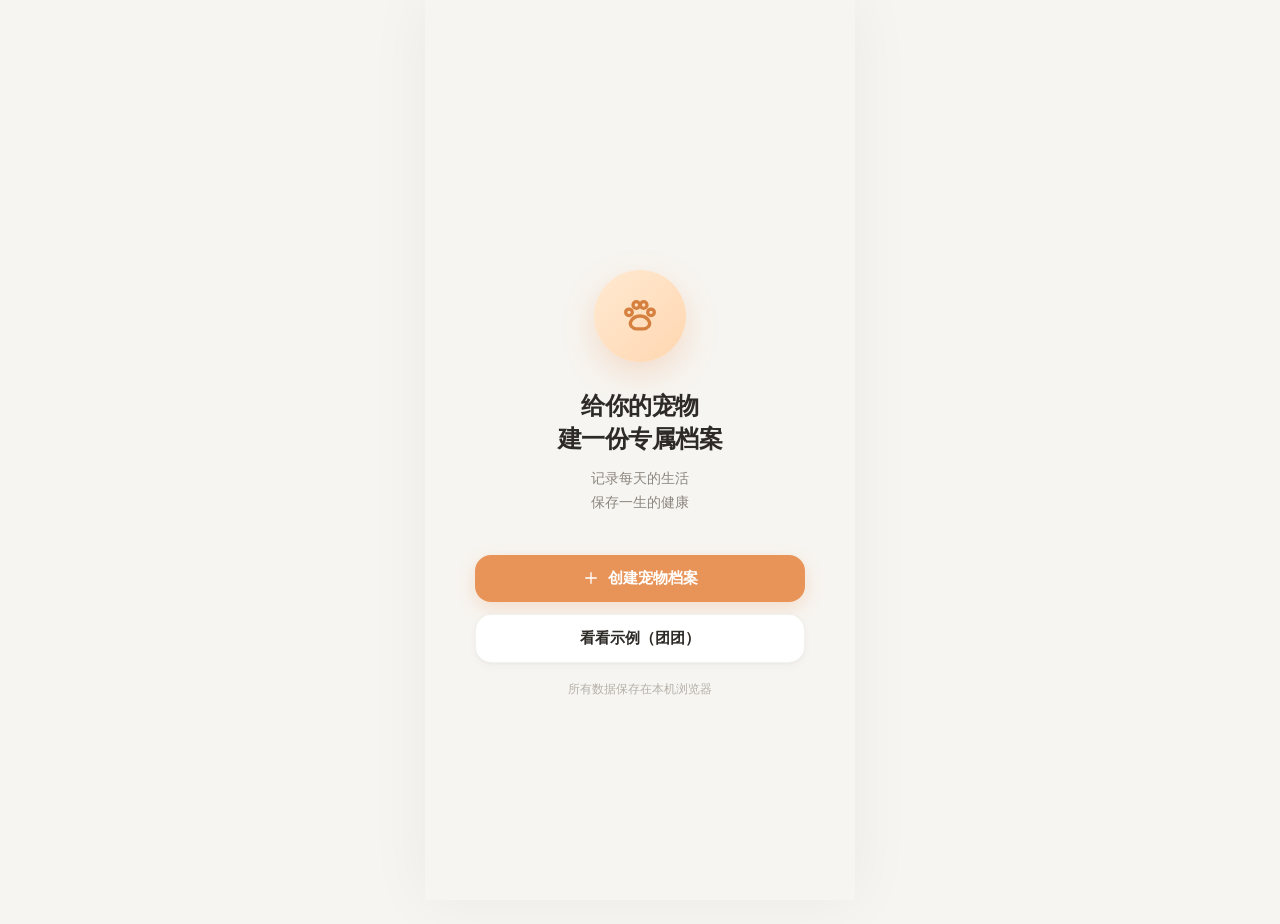
<file: index.html>
<!DOCTYPE html>
<html lang="zh-CN">
<head>
<meta charset="UTF-8">
<meta name="viewport" content="width=device-width,initial-scale=1,maximum-scale=1,user-scalable=no,viewport-fit=cover">
<meta name="theme-color" content="#F7F5F1">
<meta name="apple-mobile-web-app-capable" content="yes">
<title>宠物健康档案</title>
<link rel="stylesheet" href="style.css">
</head>
<body>
<div class="phone">
  <div class="app">
    <main id="view" class="view"></main>
    <button class="fab" id="fab" aria-label="记录一下">
      <span class="fab-plus">＋</span>
    </button>
    <nav class="tabbar" id="tabbar"></nav>
  </div>
</div>
<div class="modal-layer" id="modalLayer"></div>
<div class="toast" id="toast"></div>
<script src="app.js"></script>
</body>
</html>
</file>
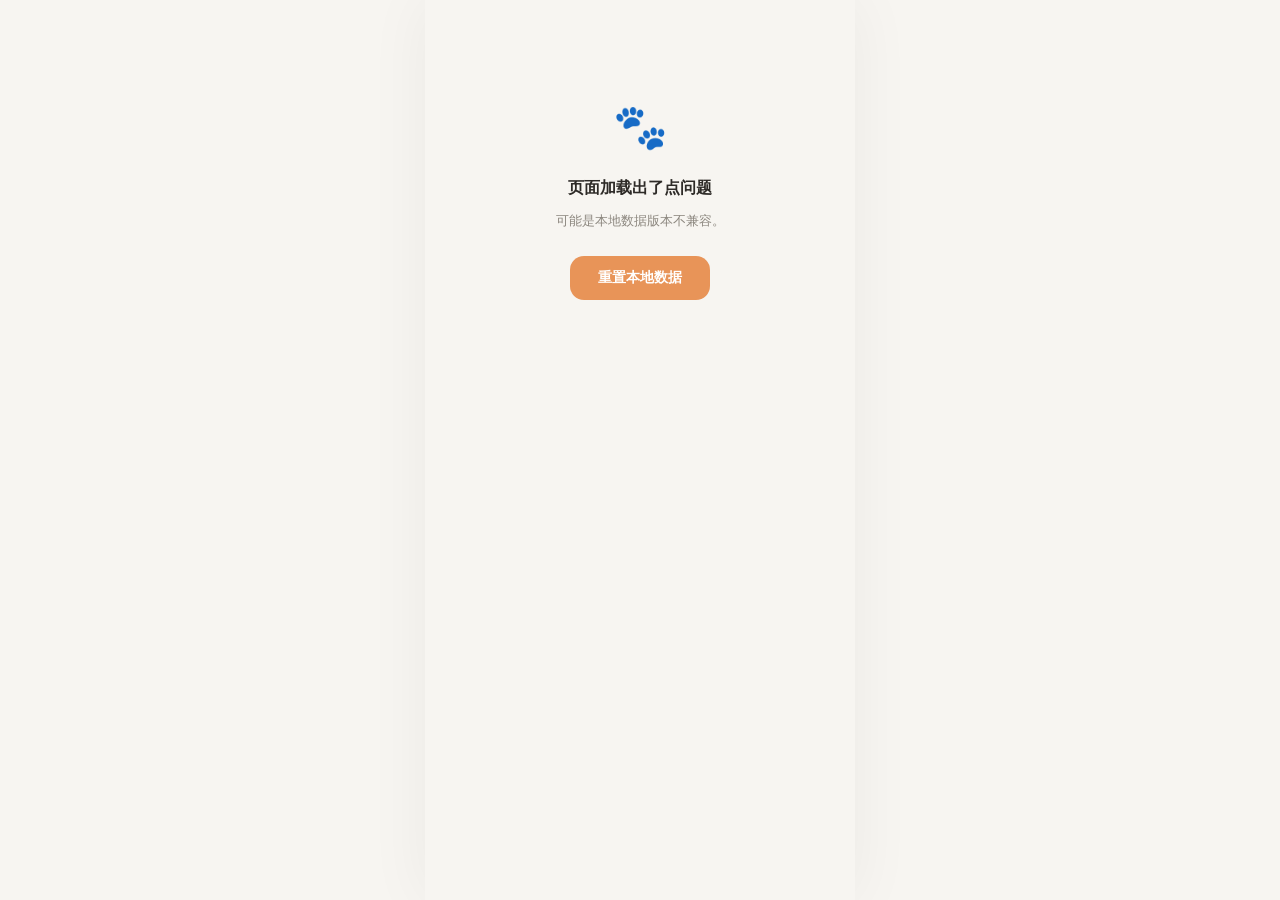
<file: deepseek_html_20261008_a9678e.html>
<!DOCTYPE html>
<html lang="zh-CN">
<head>
<meta charset="UTF-8">
<meta name="viewport" content="width=device-width,initial-scale=1,maximum-scale=1,user-scalable=no,viewport-fit=cover">
<meta name="theme-color" content="#F5F3EF">
<title>宠物个人档案</title>
<link rel="stylesheet" href="style.css">
</head>
<body>

<div class="app">
  <main id="view" class="view"></main>
  <nav id="tabbar" class="tabbar"></nav>
</div>
<div id="modalLayer" class="modal-layer"></div>

<script src="app.js"></script>
</body>
</html>
</file>
<file: style.css>
/* ============ 基础 ============ */
* { box-sizing: border-box; margin: 0; padding: 0; -webkit-tap-highlight-color: transparent; }
:root {
  --bg: #F7F5F1;
  --card: #FFFFFF;
  --text: #2D2A27;
  --sub: #8C877F;
  --sub-light: #B5B0A8;
  --line: #ECE8E1;
  --accent: #E89458;
  --accent-dark: #D6803F;
  --accent-soft: #FDF0E3;
  --green: #6FA56F;
  --green-soft: #EAF2E7;
  --radius: 22px;
  --radius-sm: 16px;
  --shadow: 0 1px 2px rgba(45,42,39,.03), 0 6px 20px rgba(45,42,39,.04);
  --shadow-sm: 0 1px 2px rgba(45,42,39,.03), 0 3px 10px rgba(45,42,39,.03);
}
html, body { height: 100%; }
body {
  font-family: -apple-system, BlinkMacSystemFont, "SF Pro Display", "PingFang SC", "Hiragino Sans GB", "Microsoft YaHei", sans-serif;
  background: var(--bg);
  color: var(--text);
  font-size: 15px;
  line-height: 1.5;
  -webkit-font-smoothing: antialiased;
  overscroll-behavior-y: none;
  display: flex;
  justify-content: center;
}
.phone { width: 100%; max-width: 430px; min-height: 100vh; display: flex; justify-content: center; }
.app {
  width: 100%;
  max-width: 430px;
  min-height: 100vh;
  background: var(--bg);
  position: relative;
  padding-bottom: calc(140px + env(safe-area-inset-bottom));
  box-shadow: 0 0 60px rgba(0,0,0,.05);
}
.view {
  padding: calc(24px + env(safe-area-inset-top)) 20px 0;
  animation: pageIn .26s cubic-bezier(.32,.72,0,1);
}
@keyframes pageIn { from { opacity: .4; transform: translateY(5px); } to { opacity: 1; transform: translateY(0); } }

/* ============ 通用 ============ */
.card {
  background: var(--card);
  border-radius: var(--radius);
  padding: 20px;
  margin-bottom: 14px;
  box-shadow: var(--shadow-sm);
  border: 1px solid rgba(236,232,225,.6);
}
.section { margin-bottom: 22px; }
.section-head { display: flex; align-items: center; justify-content: space-between; margin: 0 2px 10px; }
.section-head h2 { font-size: 15px; font-weight: 800; letter-spacing: -.2px; }
.section-more {
  border: 0; background: none;
  color: var(--sub); font-size: 12.5px;
  cursor: pointer; font-family: inherit;
  display: flex; align-items: center; gap: 3px;
  font-weight: 500; padding: 4px 6px; border-radius: 8px;
}
.section-more:active { background: var(--accent-soft); color: var(--accent-dark); }
.empty-mini { font-size: 13px; color: var(--sub-light); padding: 12px 0; text-align: center; }

/* ============ 图标系统 ============ */
.ic { display: block; }
.ic-wrap {
  width: 42px; height: 42px; border-radius: 14px;
  display: flex; align-items: center; justify-content: center;
  flex-shrink: 0;
}
.ic-wrap.sm { width: 36px; height: 36px; border-radius: 12px; }
.ic-wrap.lg { width: 48px; height: 48px; border-radius: 16px; }

/* ============ 问候 ============ */
.greet { margin-bottom: 18px; }
.greet-sub { font-size: 13px; color: var(--sub); display: flex; align-items: center; gap: 6px; }
.greet-title { font-size: 23px; font-weight: 800; letter-spacing: -.5px; margin-top: 5px; }

/* ============ 首页 · 宠物卡 ============ */
.hero {
  background: linear-gradient(180deg, #FFFFFF 0%, #FFFCF7 100%);
  border-radius: 26px;
  padding: 24px 20px 22px;
  margin-bottom: 22px;
  box-shadow: 0 2px 28px rgba(232,148,88,.08), 0 1px 2px rgba(45,42,39,.03);
  text-align: center;
  position: relative;
  overflow: hidden;
  border: 1px solid rgba(236,232,225,.6);
}
.hero::before, .hero::after { content: ''; position: absolute; border-radius: 50%; pointer-events: none; }
.hero::before { width: 140px; height: 140px; top: -70px; right: -50px; background: radial-gradient(circle, rgba(232,148,88,.14), transparent 70%); }
.hero::after { width: 110px; height: 110px; bottom: -60px; left: -40px; background: radial-gradient(circle, rgba(200,220,229,.22), transparent 70%); }
.hero-tag {
  display: inline-flex; align-items: center; gap: 5px;
  font-size: 11.5px; font-weight: 600;
  color: var(--accent-dark);
  background: var(--accent-soft);
  padding: 4px 10px; border-radius: 999px;
  margin-bottom: 16px; position: relative;
}
.hero-avatar {
  width: 86px; height: 86px; border-radius: 50%;
  background: linear-gradient(135deg, #FFEAD2, #FFD6B0);
  display: flex; align-items: center; justify-content: center;
  font-size: 42px; overflow: hidden;
  margin: 0 auto;
  box-shadow: 0 8px 24px rgba(232,148,88,.18);
  position: relative; border: 3px solid #fff;
}
.hero-avatar img { width: 100%; height: 100%; object-fit: cover; }
.hero-name { font-size: 22px; font-weight: 800; letter-spacing: -.4px; margin-top: 14px; }
.hero-meta { font-size: 12.5px; color: var(--sub); margin-top: 4px; }
.hero-weight-row { display: flex; align-items: baseline; justify-content: center; gap: 5px; margin-top: 16px; }
.hero-weight-num { font-size: 38px; font-weight: 800; letter-spacing: -2px; line-height: 1; color: var(--text); }
.hero-weight-unit { font-size: 14px; font-weight: 600; color: var(--sub); }
.hero-status {
  display: inline-flex; align-items: center; gap: 5px;
  font-size: 12px; font-weight: 600;
  color: var(--green); background: var(--green-soft);
  padding: 5px 11px; border-radius: 999px;
  margin-top: 14px; position: relative;
}
.hero-status .dot { width: 6px; height: 6px; border-radius: 50%; background: var(--green); }

/* ============ 首页 · 今天 ============ */
.today-grid { display: grid; grid-template-columns: 1fr 1fr; gap: 10px; }
.today-cell {
  background: var(--card); border-radius: 18px;
  padding: 14px; box-shadow: var(--shadow-sm);
  border: 1px solid rgba(236,232,225,.6);
  cursor: pointer; font-family: inherit; color: inherit;
  text-align: left; transition: .15s;
  display: flex; align-items: center; gap: 12px;
}
.today-cell:active { transform: scale(.97); }
.tcell-body { flex: 1; min-width: 0; }
.tcell-label { font-size: 12px; color: var(--sub); font-weight: 500; }
.tcell-value { font-size: 17px; font-weight: 800; letter-spacing: -.3px; margin-top: 3px; white-space: nowrap; overflow: hidden; text-overflow: ellipsis; }
.tcell-value.empty { color: var(--sub-light); font-weight: 500; font-size: 14px; }

/* ============ 首页 · 接下来 ============ */
.next-list { display: flex; flex-direction: column; gap: 8px; }
.next-item {
  display: flex; align-items: center; gap: 12px;
  background: var(--card); border-radius: 18px;
  padding: 12px 14px; box-shadow: var(--shadow-sm);
  border: 1px solid rgba(236,232,225,.6);
}
.next-body { flex: 1; min-width: 0; }
.next-title { font-size: 14px; font-weight: 700; white-space: nowrap; overflow: hidden; text-overflow: ellipsis; }
.next-when { font-size: 12px; color: var(--sub); margin-top: 2px; }
.next-badge { font-size: 11px; font-weight: 700; color: var(--accent-dark); background: var(--accent-soft); padding: 3px 9px; border-radius: 8px; flex-shrink: 0; }
.next-badge.soon { color: #C27B3C; background: #FCE9D5; }

/* ============ 首页 · 给医生看 ============ */
.doctor-card {
  width: 100%;
  background: linear-gradient(135deg, #2D2A27 0%, #3A3632 100%);
  color: #fff; border: 0; border-radius: 22px;
  padding: 20px; cursor: pointer; font-family: inherit;
  display: flex; align-items: center; gap: 14px;
  text-align: left; box-shadow: 0 10px 28px rgba(45,42,39,.18);
  transition: transform .15s; margin-bottom: 22px;
  position: relative; overflow: hidden;
}
.doctor-card::before {
  content: ''; position: absolute;
  top: -40px; right: -40px;
  width: 130px; height: 130px; border-radius: 50%;
  background: radial-gradient(circle, rgba(232,148,88,.25), transparent 70%);
  pointer-events: none;
}
.doctor-card:active { transform: scale(.98); }
.doctor-icon {
  width: 44px; height: 44px; border-radius: 14px;
  background: rgba(232,148,88,.22); color: #F0B884;
  display: flex; align-items: center; justify-content: center;
  flex-shrink: 0; position: relative;
}
.doctor-text { flex: 1; min-width: 0; position: relative; }
.doctor-title { font-size: 15px; font-weight: 700; letter-spacing: -.2px; }
.doctor-sub { font-size: 12px; opacity: .6; margin-top: 3px; }
.doctor-arrow { color: rgba(255,255,255,.4); flex-shrink: 0; position: relative; }

/* ============ 首页 · 最近 ============ */
.recent-list { display: flex; flex-direction: column; gap: 8px; }
.recent-item {
  display: flex; align-items: center; gap: 12px;
  background: var(--card); border-radius: 18px;
  padding: 12px 14px; box-shadow: var(--shadow-sm);
  border: 1px solid rgba(236,232,225,.6);
}
.recent-body { flex: 1; min-width: 0; }
.recent-title { font-size: 14px; font-weight: 700; white-space: nowrap; overflow: hidden; text-overflow: ellipsis; }
.recent-detail { font-size: 12px; color: var(--sub); margin-top: 2px; white-space: nowrap; overflow: hidden; text-overflow: ellipsis; }
.recent-date { font-size: 11.5px; color: var(--sub-light); flex-shrink: 0; font-variant-numeric: tabular-nums; }

/* ============ 日常页 · 日期导航 ============ */
.date-nav { display: flex; align-items: center; gap: 8px; margin-bottom: 14px; }
.date-arrow, .date-cal {
  width: 42px; height: 42px; flex: 0 0 42px;
  border: 0; border-radius: 14px; background: var(--card);
  cursor: pointer; font-family: inherit;
  display: flex; align-items: center; justify-content: center;
  padding: 0; line-height: 1; box-shadow: var(--shadow-sm);
  transition: .15s; color: var(--text);
  border: 1px solid rgba(236,232,225,.6);
}
.date-arrow:active:not(:disabled), .date-cal:active { background: #FAF8F5; }
.date-arrow:disabled { opacity: .3; cursor: default; }
.date-current {
  flex: 1 1 auto; min-width: 0; height: 42px;
  border: 0; border-radius: 14px; background: var(--card);
  cursor: pointer; font-family: inherit;
  display: flex; align-items: center; justify-content: center; gap: 8px;
  padding: 0 12px; box-shadow: var(--shadow-sm);
  white-space: nowrap; overflow: hidden;
  transition: .15s; border: 1px solid rgba(236,232,225,.6);
}
.date-current:active { background: #FAF8F5; }
.dc-label { font-size: 13.5px; font-weight: 700; color: var(--accent-dark); }
.dc-date { font-size: 13.5px; font-weight: 600; color: var(--text); }
.hidden-date { position: absolute; width: 0; height: 0; opacity: 0; pointer-events: none; border: 0; }

/* ============ 日常页 · 7天趋势 ============ */
.week-trend {
  background: #fff;
  border-radius: 20px;
  padding: 4px 16px;
  margin-bottom: 16px;
  box-shadow: var(--shadow-sm);
  border: 1px solid rgba(236,232,225,.6);
}
.wt-row {
  display: flex;
  align-items: center;
  gap: 12px;
  padding: 12px 0;
  border-bottom: 1px solid var(--line);
}
.wt-row:last-child { border-bottom: 0; }
.wt-info {
  display: flex;
  align-items: center;
  gap: 10px;
  min-width: 96px;
  flex-shrink: 0;
}
.wt-label {
  font-size: 11.5px;
  color: var(--sub);
  font-weight: 500;
}
.wt-val {
  font-size: 15px;
  font-weight: 800;
  color: var(--text);
  margin-top: 1px;
  letter-spacing: -.3px;
  font-variant-numeric: tabular-nums;
}
.wt-val span {
  font-size: 11px;
  font-weight: 600;
  color: var(--sub-light);
  margin-left: 2px;
  letter-spacing: 0;
}
.wt-chart {
  flex: 1;
  min-width: 0;
  display: flex;
  align-items: flex-end;
  justify-content: space-between;
  gap: 3px;
}
.wt-col {
  flex: 1;
  min-width: 0;
  display: flex;
  flex-direction: column;
  align-items: center;
  gap: 3px;
}
.wt-num {
  font-size: 8.5px;
  font-weight: 700;
  color: var(--sub);
  font-variant-numeric: tabular-nums;
  height: 10px;
  line-height: 10px;
  letter-spacing: -.2px;
}
.wt-bar {
  width: 70%;
  max-width: 14px;
  border-radius: 4px;
  transition: height .5s cubic-bezier(.32,.72,0,1);
  min-height: 3px;
}
.wt-bar.today {
  box-shadow: 0 0 0 2px rgba(232,148,88,.22);
}
.wt-date {
  font-size: 9px;
  color: var(--sub-light);
  font-variant-numeric: tabular-nums;
  line-height: 1;
  font-weight: 500;
}
.wt-date.today {
  color: var(--accent);
  font-weight: 700;
}

/* ============ 日常页 · 记录习惯 ============ */
.streak-card {
  display: flex;
  background: linear-gradient(135deg, #FFF9F0 0%, #FFFFFF 100%);
  border: 1px solid #F6E8D7; border-radius: 20px;
  padding: 16px 18px; margin-bottom: 16px; gap: 8px;
  box-shadow: var(--shadow-sm);
}
.streak-cell { flex: 1; text-align: center; }
.streak-cell + .streak-cell { border-left: 1px solid var(--line); }
.streak-num { font-size: 22px; font-weight: 800; letter-spacing: -.8px; color: var(--accent-dark); }
.streak-num span { font-size: 12px; font-weight: 600; color: var(--sub); margin-left: 2px; }
.streak-label { font-size: 11.5px; color: var(--sub); margin-top: 3px; }

/* ============ 日常页 · 时间线 ============ */
.timeline { position: relative; padding-left: 22px; }
.timeline::before {
  content: ''; position: absolute;
  left: 5px; top: 8px; bottom: 8px; width: 1.5px; background: var(--line);
}
.tl-item { position: relative; padding-bottom: 16px; }
.tl-item:last-child { padding-bottom: 0; }
.tl-item::before {
  content: ''; position: absolute;
  left: -21px; top: 16px; width: 8px; height: 8px;
  border-radius: 50%; background: var(--accent);
  box-shadow: 0 0 0 3px var(--accent-soft); z-index: 1;
}
.tl-time { font-size: 11.5px; color: var(--sub); font-variant-numeric: tabular-nums; margin-bottom: 4px; }
.tl-card { background: var(--card); border-radius: 16px; padding: 12px 15px; box-shadow: var(--shadow-sm); border: 1px solid rgba(236,232,225,.6); }
.tl-head { display: flex; align-items: center; gap: 8px; }
.tl-title { font-size: 14px; font-weight: 700; }
.tl-detail { font-size: 12.5px; color: var(--sub); margin-top: 4px; line-height: 1.55; }

/* ============ 空状态 ============ */
.empty-state { text-align: center; padding: 50px 20px 40px; }
.empty-illust {
  width: 92px; height: 92px; margin: 0 auto 18px;
  border-radius: 50%;
  background: linear-gradient(135deg, #FDF0E3, #FFFFFF);
  display: flex; align-items: center; justify-content: center;
  color: var(--accent);
  box-shadow: 0 6px 20px rgba(232,148,88,.1);
}
.empty-title { font-size: 15px; font-weight: 700; color: var(--text); }
.empty-sub { font-size: 13px; color: var(--sub); margin-top: 6px; line-height: 1.6; }
.empty-btn {
  display: inline-flex; align-items: center; gap: 6px;
  background: var(--accent); color: #fff;
  border: 0; border-radius: 14px;
  padding: 12px 22px; font-size: 14px; font-weight: 700;
  font-family: inherit; cursor: pointer;
  box-shadow: 0 6px 18px rgba(232,148,88,.28);
  margin-top: 20px; transition: .15s;
}
.empty-btn:active { transform: scale(.96); background: var(--accent-dark); }

/* ============ 健康页 ============ */
.weight-hero {
  background: linear-gradient(180deg, #FFFFFF 0%, #FFFCF7 100%);
  border-radius: 24px;
  padding: 24px 20px 22px;
  margin-bottom: 20px;
  box-shadow: 0 2px 24px rgba(232,148,88,.08);
  text-align: center;
  border: 1px solid rgba(236,232,225,.6);
}
.wh-label { font-size: 12.5px; color: var(--sub); display: inline-flex; align-items: center; gap: 5px; }
.wh-value { font-size: 46px; font-weight: 800; letter-spacing: -2.5px; line-height: 1.05; margin-top: 8px; }
.wh-value span { font-size: 17px; font-weight: 600; color: var(--sub); letter-spacing: 0; margin-left: 4px; }
.wh-change { display: inline-flex; align-items: center; gap: 4px; font-size: 12.5px; font-weight: 700; margin-top: 10px; padding: 5px 12px; border-radius: 10px; background: #FAF9F7; color: var(--sub); }
.wh-change.up { background: var(--accent-soft); color: var(--accent-dark); }
.wh-change.down { background: var(--green-soft); color: var(--green); }

.chart-wrap { padding: 6px 0 2px; }
.chart-empty { text-align: center; color: var(--sub); font-size: 13px; padding: 24px 0; }

.health-grid {
  display: flex; flex-direction: column;
  background: var(--card); border-radius: var(--radius);
  box-shadow: var(--shadow-sm);
  border: 1px solid rgba(236,232,225,.6);
  overflow: hidden;
}
.health-row {
  display: flex; align-items: center; gap: 13px;
  padding: 14px 16px; border-bottom: 1px solid var(--line);
}
.health-row:last-child { border-bottom: 0; }
.hr-body { flex: 1; min-width: 0; }
.hr-title { font-size: 12.5px; color: var(--sub); font-weight: 500; }
.hr-value { font-size: 14.5px; font-weight: 700; margin-top: 3px; white-space: nowrap; overflow: hidden; text-overflow: ellipsis; }
.hr-sub { font-size: 11.5px; color: var(--sub-light); margin-top: 2px; white-space: nowrap; overflow: hidden; text-overflow: ellipsis; }

/* ============ 健康时间轴 ============ */
.tl-year { font-size: 12px; font-weight: 800; color: var(--sub); letter-spacing: 1px; margin: 20px 4px 12px; }
.tl-year:first-child { margin-top: 4px; }
.htl-item { display: flex; gap: 12px; padding-bottom: 14px; position: relative; padding-left: 20px; }
.htl-item::before {
  content: ''; position: absolute;
  left: 4px; top: 8px; width: 7px; height: 7px;
  border-radius: 50%; background: var(--card);
  border: 2px solid var(--accent); z-index: 1;
}
.htl-item:not(:last-child)::after {
  content: ''; position: absolute;
  left: 7px; top: 18px; bottom: 0; width: 1px; background: var(--line);
}
.htl-date { width: 40px; flex-shrink: 0; font-size: 12px; color: var(--sub); font-variant-numeric: tabular-nums; padding-top: 1px; }
.htl-body { flex: 1; min-width: 0; }
.htl-title { font-size: 14px; font-weight: 700; display: flex; align-items: center; gap: 6px; }
.htl-detail { font-size: 12px; color: var(--sub); margin-top: 2px; word-break: break-word; }

/* ============ 健康 · 疫苗进度 ============ */
.vac-progress { padding: 4px 0; }
.vp-head { display: flex; justify-content: space-between; align-items: baseline; margin-bottom: 10px; }
.vp-title { font-size: 14px; font-weight: 700; }
.vp-days { font-size: 12px; color: var(--accent-dark); font-weight: 700; }
.vp-bar { height: 10px; border-radius: 5px; background: #F0EDE7; overflow: hidden; }
.vp-fill { height: 100%; background: linear-gradient(90deg, #F0B884, #E89458); border-radius: 5px; transition: width .6s ease; }
.vp-foot { display: flex; justify-content: space-between; font-size: 11px; color: var(--sub-light); margin-top: 6px; }

/* ============ 健康 · 驱虫倒计时 ============ */
.dew-card { text-align: center; padding: 8px 0; }
.dew-num { font-size: 42px; font-weight: 800; letter-spacing: -2px; line-height: 1; }
.dew-num span { font-size: 16px; font-weight: 600; color: var(--sub); margin-left: 4px; letter-spacing: 0; }
.dew-label { font-size: 13px; color: var(--sub); margin-top: 6px; }
.dew-date { font-size: 11.5px; color: var(--sub-light); margin-top: 4px; }
.dew-card.overdue .dew-num { color: #C06F6F; }
.dew-card.soon .dew-num { color: var(--accent-dark); }
.dew-card.normal .dew-num { color: var(--green); }

/* ============ 健康 · 就诊柱状图 ============ */
.visit-chart { display: flex; align-items: flex-end; justify-content: space-between; gap: 6px; height: 100px; }
.vc-col { flex: 1; display: flex; flex-direction: column; align-items: center; height: 100%; }
.vc-bar-wrap { flex: 1; width: 100%; display: flex; align-items: flex-end; justify-content: center; position: relative; }
.vc-bar { width: 60%; min-height: 4px; background: linear-gradient(180deg, #F0B884, #E89458); border-radius: 6px 6px 0 0; transition: height .5s ease; }
.vc-num { position: absolute; top: -18px; font-size: 11px; font-weight: 700; color: var(--accent-dark); }
.vc-label { font-size: 11px; color: var(--sub); margin-top: 6px; }

/* ============ 健康 · 用药列表 ============ */
.med-list { display: flex; flex-direction: column; gap: 10px; }
.med-item { display: flex; align-items: center; gap: 12px; }
.med-body { flex: 1; min-width: 0; }
.med-title { font-size: 13.5px; font-weight: 700; }
.med-sub { font-size: 11.5px; color: var(--sub); margin-top: 2px; }
.med-days { font-size: 12px; font-weight: 700; color: var(--accent-dark); flex-shrink: 0; }

/* ============ 档案页 ============ */
.id-card {
  background: linear-gradient(160deg, #FFF9F2 0%, #FFFFFF 65%);
  border: 1px solid #F6E8D7;
  border-radius: 26px;
  padding: 28px 22px 24px;
  text-align: center;
  margin-bottom: 20px;
  box-shadow: 0 4px 28px rgba(232,148,88,.09);
  position: relative; overflow: hidden;
}
.id-card::before {
  content: ''; position: absolute;
  top: -100px; left: 50%; transform: translateX(-50%);
  width: 260px; height: 260px; border-radius: 50%;
  background: radial-gradient(circle, rgba(232,148,88,.1), transparent 65%);
  pointer-events: none;
}
.id-brand { font-size: 10.5px; font-weight: 800; color: var(--accent-dark); letter-spacing: 3px; margin-bottom: 18px; position: relative; }
.id-avatar {
  width: 88px; height: 88px; border-radius: 50%;
  background: linear-gradient(135deg, #FFEAD2, #FFD6B0);
  display: flex; align-items: center; justify-content: center;
  font-size: 42px; overflow: hidden;
  margin: 0 auto 14px;
  box-shadow: 0 8px 22px rgba(232,148,88,.2);
  border: 3px solid #fff; position: relative;
}
.id-avatar img { width: 100%; height: 100%; object-fit: cover; }
.id-name { font-size: 22px; font-weight: 800; letter-spacing: -.4px; position: relative; }
.id-sub { font-size: 13px; color: var(--sub); margin-top: 4px; position: relative; }
.id-stats {
  display: flex; justify-content: center; gap: 30px;
  margin-top: 20px; padding-top: 20px;
  border-top: 1px dashed #F0E4D4; position: relative;
}
.id-stat .is-num { font-size: 15px; font-weight: 800; }
.id-stat .is-label { font-size: 11px; color: var(--sub-light); margin-top: 4px; }

/* ============ 信息行 ============ */
.info-card {
  background: var(--card); border-radius: var(--radius);
  box-shadow: var(--shadow-sm);
  border: 1px solid rgba(236,232,225,.6);
  overflow: hidden; margin-bottom: 14px;
}
.info-row {
  display: flex; justify-content: space-between; align-items: flex-start;
  padding: 14px 18px; font-size: 14px; gap: 16px;
  border-bottom: 1px solid var(--line);
}
.info-row:last-child { border-bottom: 0; }
.info-row .k { color: var(--sub); flex-shrink: 0; }
.info-row .v { text-align: right; font-weight: 600; word-break: break-word; }
.info-row .v.muted { color: var(--sub-light); font-weight: 400; }

/* ============ 操作按钮 ============ */
.btn {
  width: 100%; padding: 14px; border: 0; border-radius: 16px;
  font-size: 15px; font-weight: 700; cursor: pointer;
  font-family: inherit; transition: .15s;
  display: flex; align-items: center; justify-content: center; gap: 8px;
}
.btn-primary { background: var(--accent); color: #fff; box-shadow: 0 6px 18px rgba(232,148,88,.24); }
.btn-primary:active { background: var(--accent-dark); transform: scale(.985); }
.btn-ghost {
  background: var(--card); color: var(--text);
  box-shadow: var(--shadow-sm);
  border: 1px solid rgba(236,232,225,.6);
}
.btn-ghost:active { background: #FAF8F5; }

/* ============ 底部导航 ============ */
.tabbar {
  position: fixed; bottom: 0; left: 50%;
  transform: translateX(-50%);
  width: 100%; max-width: 430px;
  display: flex;
  background: rgba(255,255,255,.94);
  backdrop-filter: blur(20px);
  -webkit-backdrop-filter: blur(20px);
  border-top: 1px solid var(--line);
  padding-bottom: env(safe-area-inset-bottom);
  z-index: 50;
}
.tabbar button {
  flex: 1; background: none; border: 0;
  padding: 11px 0 10px; font-size: 10.5px;
  color: var(--sub);
  display: flex; flex-direction: column; align-items: center; gap: 4px;
  cursor: pointer; font-family: inherit;
  transition: color .15s; font-weight: 500;
}
.tabbar button.active { color: var(--accent); font-weight: 700; }

/* ============ FAB ============ */
.fab {
  position: fixed;
  bottom: calc(88px + env(safe-area-inset-bottom));
  left: 50%; transform: translateX(-50%);
  width: 58px; height: 58px; border-radius: 50%;
  background: var(--accent); color: #fff;
  border: 4px solid var(--bg);
  cursor: pointer; font-family: inherit;
  display: flex; align-items: center; justify-content: center;
  box-shadow: 0 8px 22px rgba(232,148,88,.4);
  transition: transform .15s, background .15s;
  z-index: 60;
}
.fab:active { transform: translateX(-50%) scale(.92); background: var(--accent-dark); }
.fab-plus { font-size: 26px; line-height: 1; font-weight: 300; padding-bottom: 2px; }

/* ============ 弹窗 ============ */
.modal-layer { position: fixed; inset: 0; z-index: 100; display: none; }
.modal-layer.show { display: block; }
.modal-mask { position: absolute; inset: 0; background: rgba(20,18,16,.42); animation: fadeIn .22s ease; }
.modal-sheet {
  position: absolute;
  left: 50%; bottom: 0;
  transform: translateX(-50%);
  width: 100%; max-width: 430px;
  background: var(--bg);
  border-radius: 26px 26px 0 0;
  max-height: 88vh; overflow-y: auto;
  -webkit-overflow-scrolling: touch;
  animation: slideUp .32s cubic-bezier(.32,.72,0,1);
}
@keyframes fadeIn { from { opacity: 0 } to { opacity: 1 } }
@keyframes slideUp { from { transform: translate(-50%, 100%); } to { transform: translate(-50%, 0); } }
.sheet-handle { width: 40px; height: 4px; border-radius: 2px; background: #E4E0D8; margin: 10px auto 0; }
.sheet-title { font-size: 18px; font-weight: 800; padding: 18px 22px 0; letter-spacing: -.3px; }
.sheet-sub { font-size: 13px; color: var(--sub); padding: 6px 22px 0; }
.sheet-body { padding: 4px 22px 0; }
.sheet-actions { padding: 20px 22px calc(22px + env(safe-area-inset-bottom)); }

/* ============ 快速记录 ============ */
.quick-section-label { font-size: 12px; font-weight: 700; color: var(--sub); padding: 16px 22px 8px; letter-spacing: .3px; }
.quick-grid { display: grid; grid-template-columns: repeat(4, 1fr); gap: 10px; padding: 0 22px; }
.quick-grid:first-of-type { padding-top: 18px; }
.quick-item {
  display: flex; flex-direction: column; align-items: center; gap: 8px;
  padding: 14px 4px 12px; border: 1px solid rgba(236,232,225,.6);
  border-radius: 18px; background: var(--card);
  cursor: pointer; font-family: inherit; transition: .15s; color: inherit;
}
.quick-item:active { transform: scale(.95); border-color: var(--accent); }
.ql { font-size: 11.5px; color: var(--text); font-weight: 600; }

/* ============ 表单 ============ */
.field { margin-top: 16px; }
.field label { display: block; font-size: 13px; color: var(--sub); margin-bottom: 8px; font-weight: 600; }
.field input[type="text"],
.field input[type="number"],
.field input[type="time"],
.field input[type="date"],
.field input[type="tel"],
.field textarea {
  width: 100%; padding: 13px 14px; border-radius: 13px;
  border: 1.5px solid var(--line);
  background: #fff; font-size: 15px; color: var(--text);
  font-family: inherit; outline: none; transition: .15s;
  -webkit-appearance: none; appearance: none;
}
.field textarea { resize: none; min-height: 74px; }
.field input:focus, .field textarea:focus { border-color: var(--accent); box-shadow: 0 0 0 3px rgba(232,148,88,.1); }
.field input::placeholder, .field textarea::placeholder { color: #BFB9B1; }

.chips { display: flex; flex-wrap: wrap; gap: 8px; }
.chip {
  padding: 9px 16px; border-radius: 12px;
  border: 1.5px solid var(--line);
  background: #fff; font-size: 13px; color: var(--text);
  cursor: pointer; font-family: inherit;
  transition: .15s; font-weight: 500;
}
.chip.active { background: var(--accent-soft); border-color: var(--accent); color: var(--accent-dark); font-weight: 700; }

.input-suffix { position: relative; }
.input-suffix input { padding-right: 46px !important; }
.input-suffix span {
  position: absolute; right: 14px; top: 50%;
  transform: translateY(-50%);
  color: var(--sub); font-size: 14px;
  pointer-events: none; font-weight: 500;
}

/* ============ 头像上传 ============ */
.avatar-upload-wrap { display: flex; justify-content: center; padding: 4px 0 8px; }
.avatar-upload-preview {
  width: 96px; height: 96px; border-radius: 50%;
  border: 2px dashed var(--line);
  background: #fff;
  display: flex; flex-direction: column;
  align-items: center; justify-content: center;
  gap: 3px; cursor: pointer; overflow: hidden;
  color: var(--sub-light); font-size: 11px;
  transition: .15s;
}
.avatar-upload-preview:active { border-color: var(--accent); background: #FFFCF7; }
.avatar-upload-preview img { width: 100%; height: 100%; object-fit: cover; }
.avatar-placeholder { font-size: 26px; line-height: 1; color: var(--accent); }

/* ============ 医生摘要 ============ */
.summary-pre {
  font-family: ui-monospace, SFMono-Regular, Menlo, Consolas, monospace;
  font-size: 12px; line-height: 1.85;
  white-space: pre-wrap; word-break: break-word;
  background: #fff; border-radius: 16px;
  padding: 18px; color: #3A3733;
  max-height: 52vh; overflow-y: auto;
  border: 1px solid rgba(236,232,225,.6);
}

/* ============ 分享卡 ============ */
.share-card {
  background: linear-gradient(160deg, #FFF9F2 0%, #FFFFFF 65%);
  border: 1px solid #F6E8D7;
  border-radius: 22px;
  padding: 22px 20px;
  text-align: center;
  box-shadow: 0 6px 24px rgba(232,148,88,.1);
  margin-bottom: 14px;
}
.sc-brand { font-size: 10.5px; font-weight: 800; color: var(--accent-dark); letter-spacing: 3px; margin-bottom: 14px; }
.sc-avatar {
  width: 72px; height: 72px; border-radius: 50%;
  background: linear-gradient(135deg, #FFEAD2, #FFD6B0);
  display: flex; align-items: center; justify-content: center;
  font-size: 36px; overflow: hidden;
  margin: 0 auto 12px;
  border: 3px solid #fff;
  box-shadow: 0 6px 18px rgba(232,148,88,.18);
}
.sc-avatar img { width: 100%; height: 100%; object-fit: cover; }
.sc-name { font-size: 20px; font-weight: 800; letter-spacing: -.3px; }
.sc-sub { font-size: 12.5px; color: var(--sub); margin-top: 3px; }
.sc-divider { height: 1px; background: var(--line); margin: 16px 0; }
.sc-row { display: flex; justify-content: space-between; padding: 6px 0; font-size: 13px; text-align: left; }
.sc-row .sc-k { color: var(--sub); }
.sc-row .sc-v { font-weight: 700; }
.sc-foot { margin-top: 18px; font-size: 11px; color: var(--sub-light); letter-spacing: 1px; }

/* ============ Toast ============ */
.toast {
  position: fixed;
  left: 50%; bottom: 140px;
  transform: translate(-50%, 12px);
  background: rgba(45,42,39,.94);
  color: #fff; padding: 12px 22px;
  border-radius: 14px; font-size: 14px;
  opacity: 0; transition: .25s ease;
  z-index: 300; pointer-events: none;
  white-space: nowrap;
  box-shadow: 0 8px 24px rgba(0,0,0,.2);
  font-weight: 500;
}
.toast.show { opacity: 1; transform: translate(-50%, 0); }

/* ============ 引导页 ============ */
.onboard {
  min-height: 100vh;
  padding: 60px 30px 40px;
  display: flex; flex-direction: column;
  align-items: center; justify-content: center;
  text-align: center;
  animation: pageIn .4s ease;
}
.onboard-logo {
  width: 92px; height: 92px; border-radius: 50%;
  background: linear-gradient(135deg, #FFEAD2, #FFD6B0);
  color: var(--accent-dark);
  display: flex; align-items: center; justify-content: center;
  box-shadow: 0 12px 32px rgba(232,148,88,.25);
  margin-bottom: 28px;
}
.onboard-title { font-size: 24px; font-weight: 800; letter-spacing: -.5px; line-height: 1.35; }
.onboard-sub { font-size: 14px; color: var(--sub); margin-top: 12px; line-height: 1.7; }
.onboard-actions { width: 100%; margin-top: 40px; display: flex; flex-direction: column; gap: 12px; }
.onboard-note { font-size: 11.5px; color: var(--sub-light); margin-top: 18px; }

/* ============ 引导表单 ============ */
.form-page { min-height: 100vh; padding: 30px 24px 40px; animation: pageIn .3s ease; }
.back-btn {
  width: 38px; height: 38px; border-radius: 12px;
  border: 1px solid rgba(236,232,225,.6);
  background: #fff;
  cursor: pointer; font-family: inherit;
  display: flex; align-items: center; justify-content: center;
  color: var(--text);
  box-shadow: var(--shadow-sm);
  margin-bottom: 24px;
}
.form-page-title { font-size: 22px; font-weight: 800; letter-spacing: -.4px; }
.form-page-sub { font-size: 13px; color: var(--sub); margin-top: 6px; margin-bottom: 8px; line-height: 1.6; }

/* ============ 无障碍 ============ */
@media (prefers-reduced-motion: reduce) {
  *, *::before, *::after {
    animation-duration: 0.01ms !important;
    transition-duration: 0.01ms !important;
  }
}
/* ============ 健康页 · 趋势 tab ============ */
.trend-tabs {
  display: flex;
  gap: 6px;
  overflow-x: auto;
  padding-bottom: 12px;
  margin-bottom: 6px;
  -webkit-overflow-scrolling: touch;
  scrollbar-width: none;
}
.trend-tabs::-webkit-scrollbar { display: none; }
.trend-tab {
  padding: 6px 14px;
  border-radius: 999px;
  border: 1px solid var(--line);
  background: #fff;
  font-size: 12.5px;
  color: var(--sub);
  font-family: inherit;
  cursor: pointer;
  white-space: nowrap;
  flex-shrink: 0;
  transition: .15s;
  font-weight: 500;
}
.trend-tab.active {
  background: var(--accent-soft);
  border-color: var(--accent);
  color: var(--accent-dark);
  font-weight: 700;
}
/* ============ 记录详情卡片 ============ */
.record-detail-card {
  background: #fff;
  border-radius: 16px;
  border: 1px solid rgba(236,232,225,.6);
  overflow: hidden;
}
.rd-row {
  display: flex;
  justify-content: space-between;
  padding: 13px 16px;
  border-bottom: 1px solid var(--line);
  font-size: 14px;
  gap: 14px;
}
.rd-row:last-child { border-bottom: 0; }
.rd-k { color: var(--sub); flex-shrink: 0; }
.rd-v { font-weight: 600; text-align: right; word-break: break-word; }
</file>
